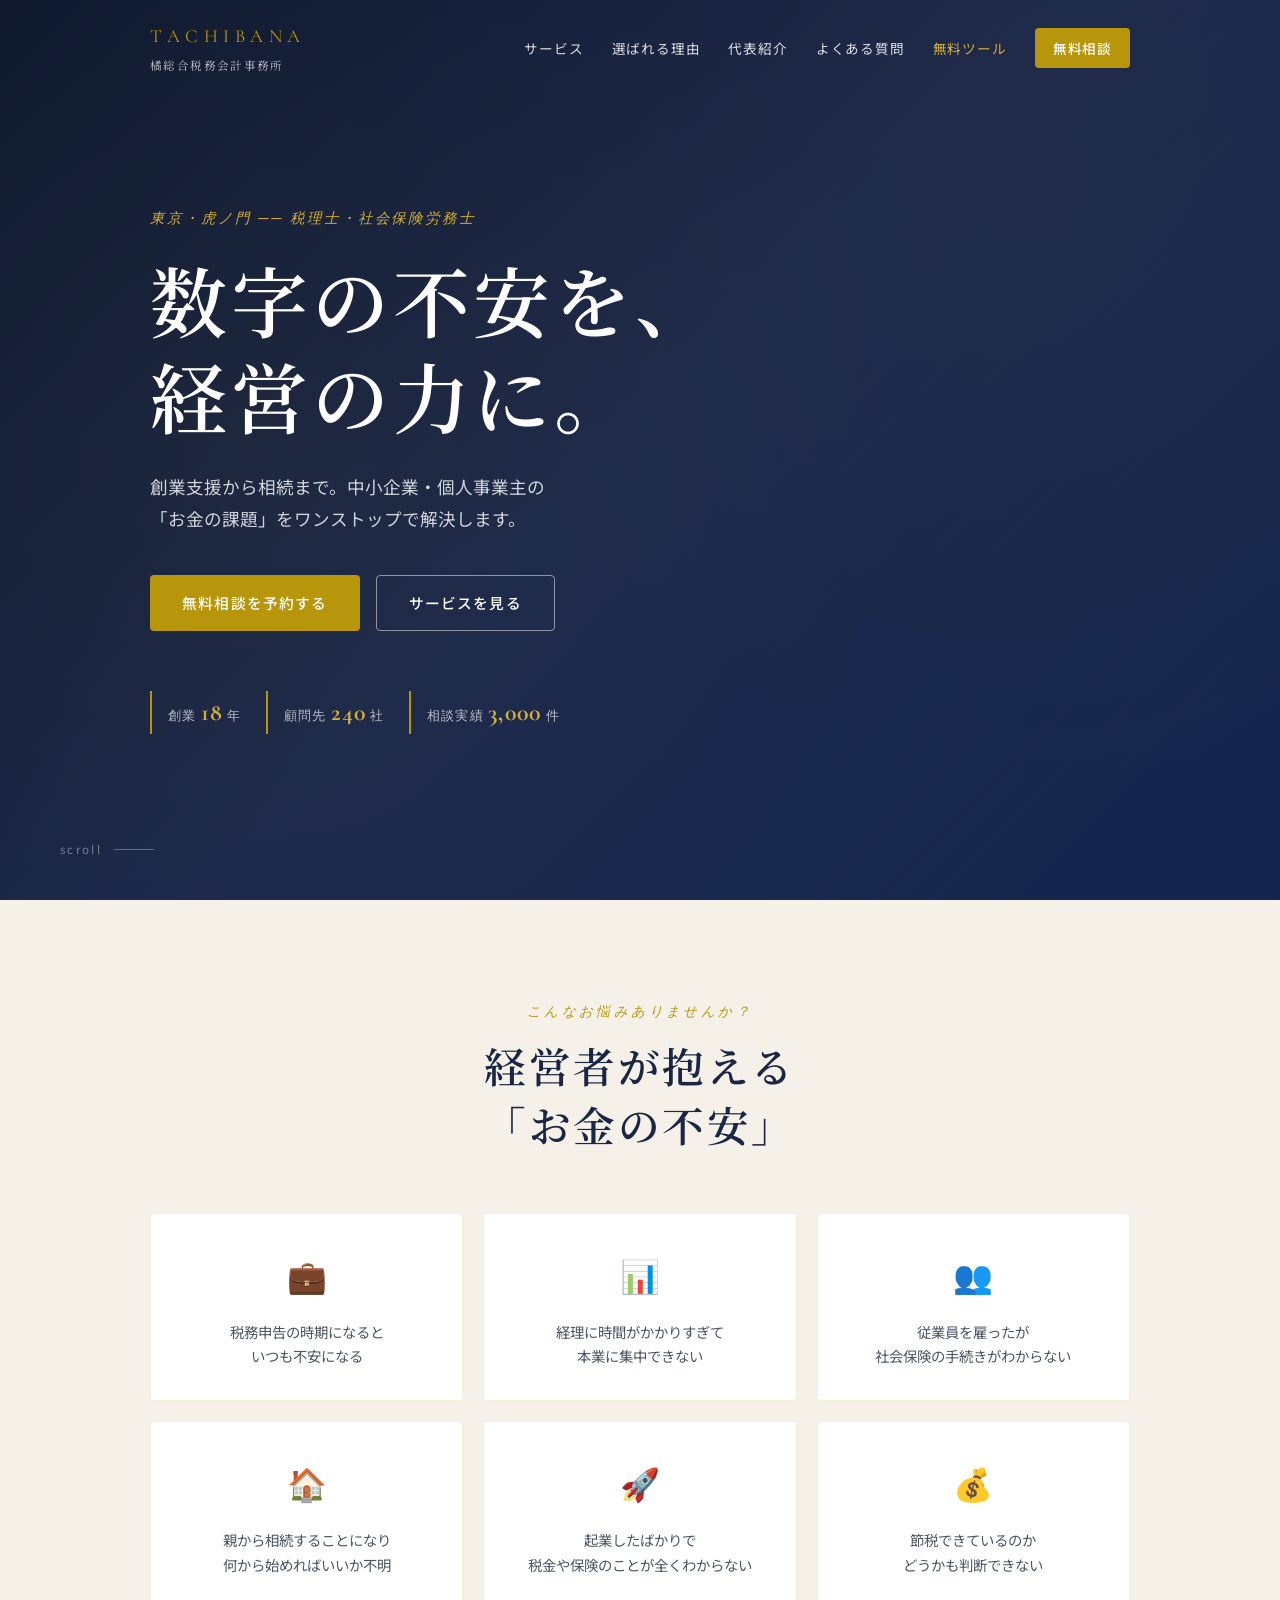
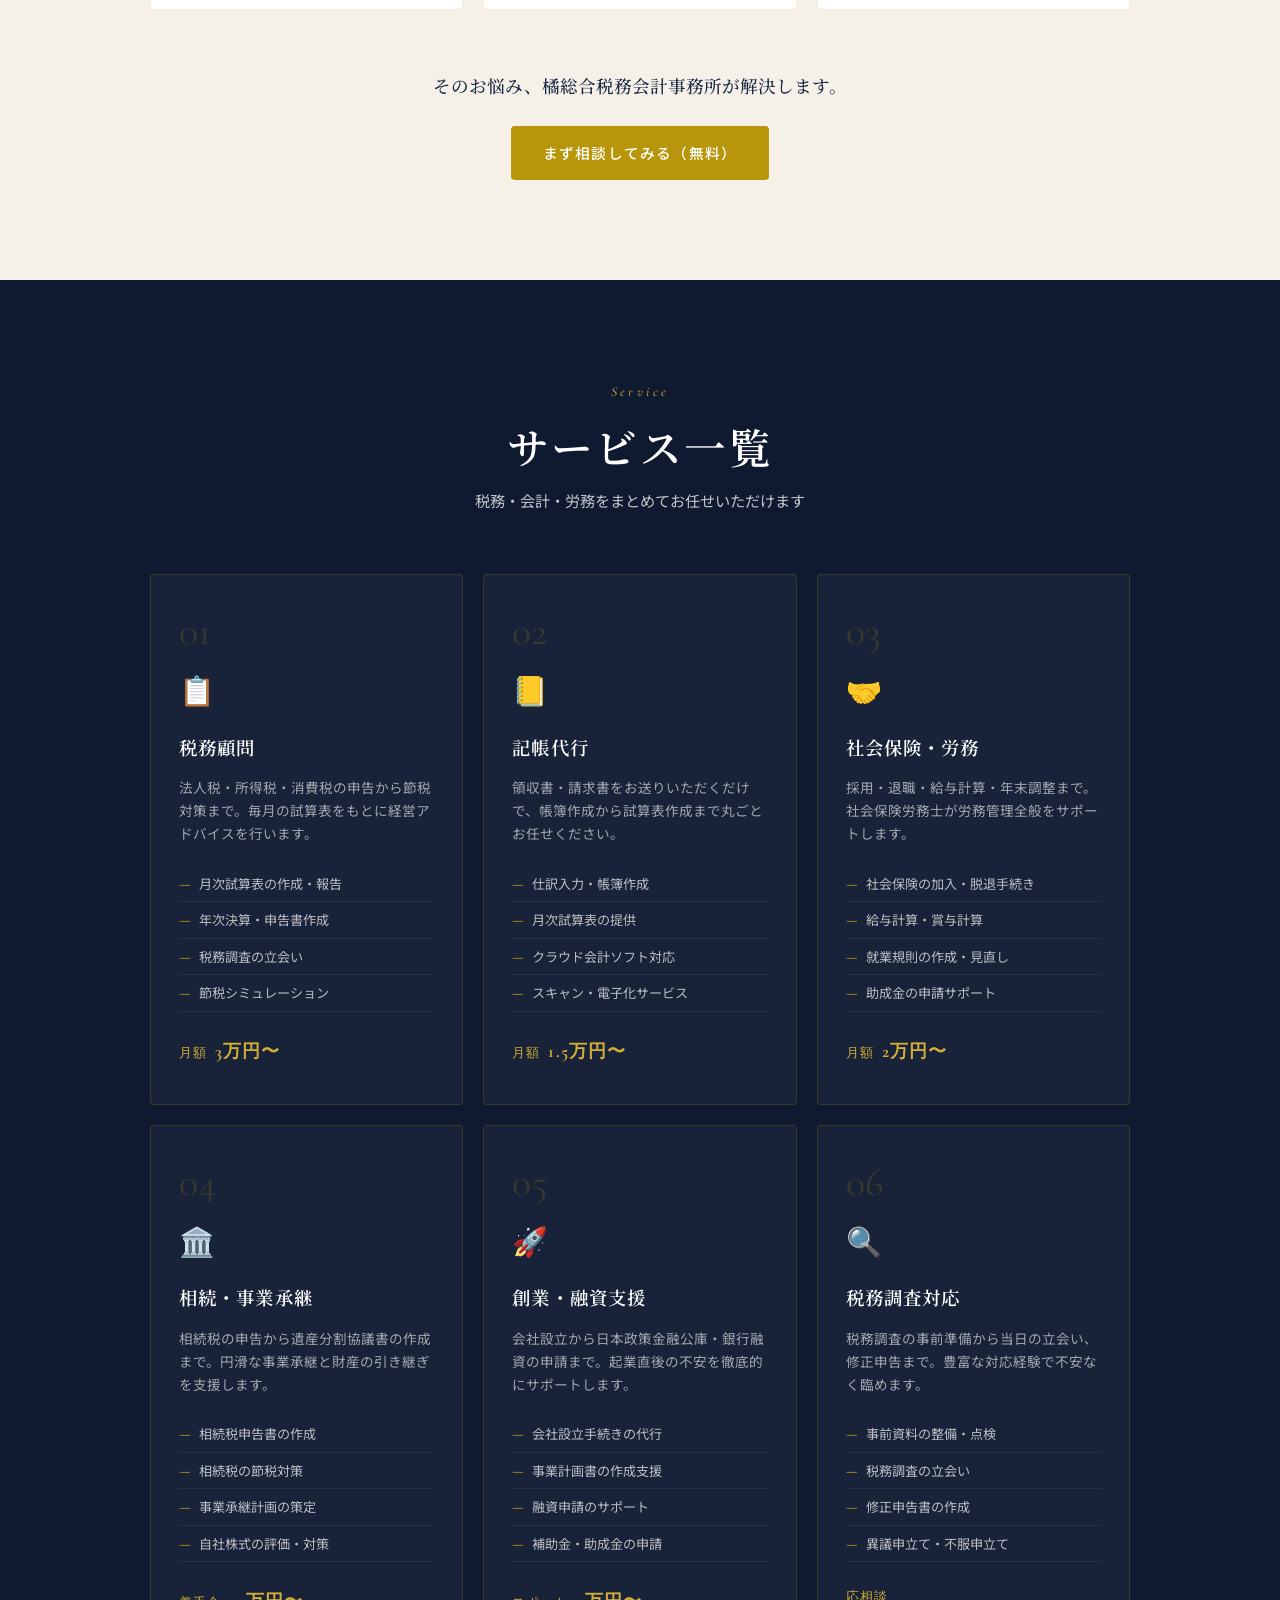
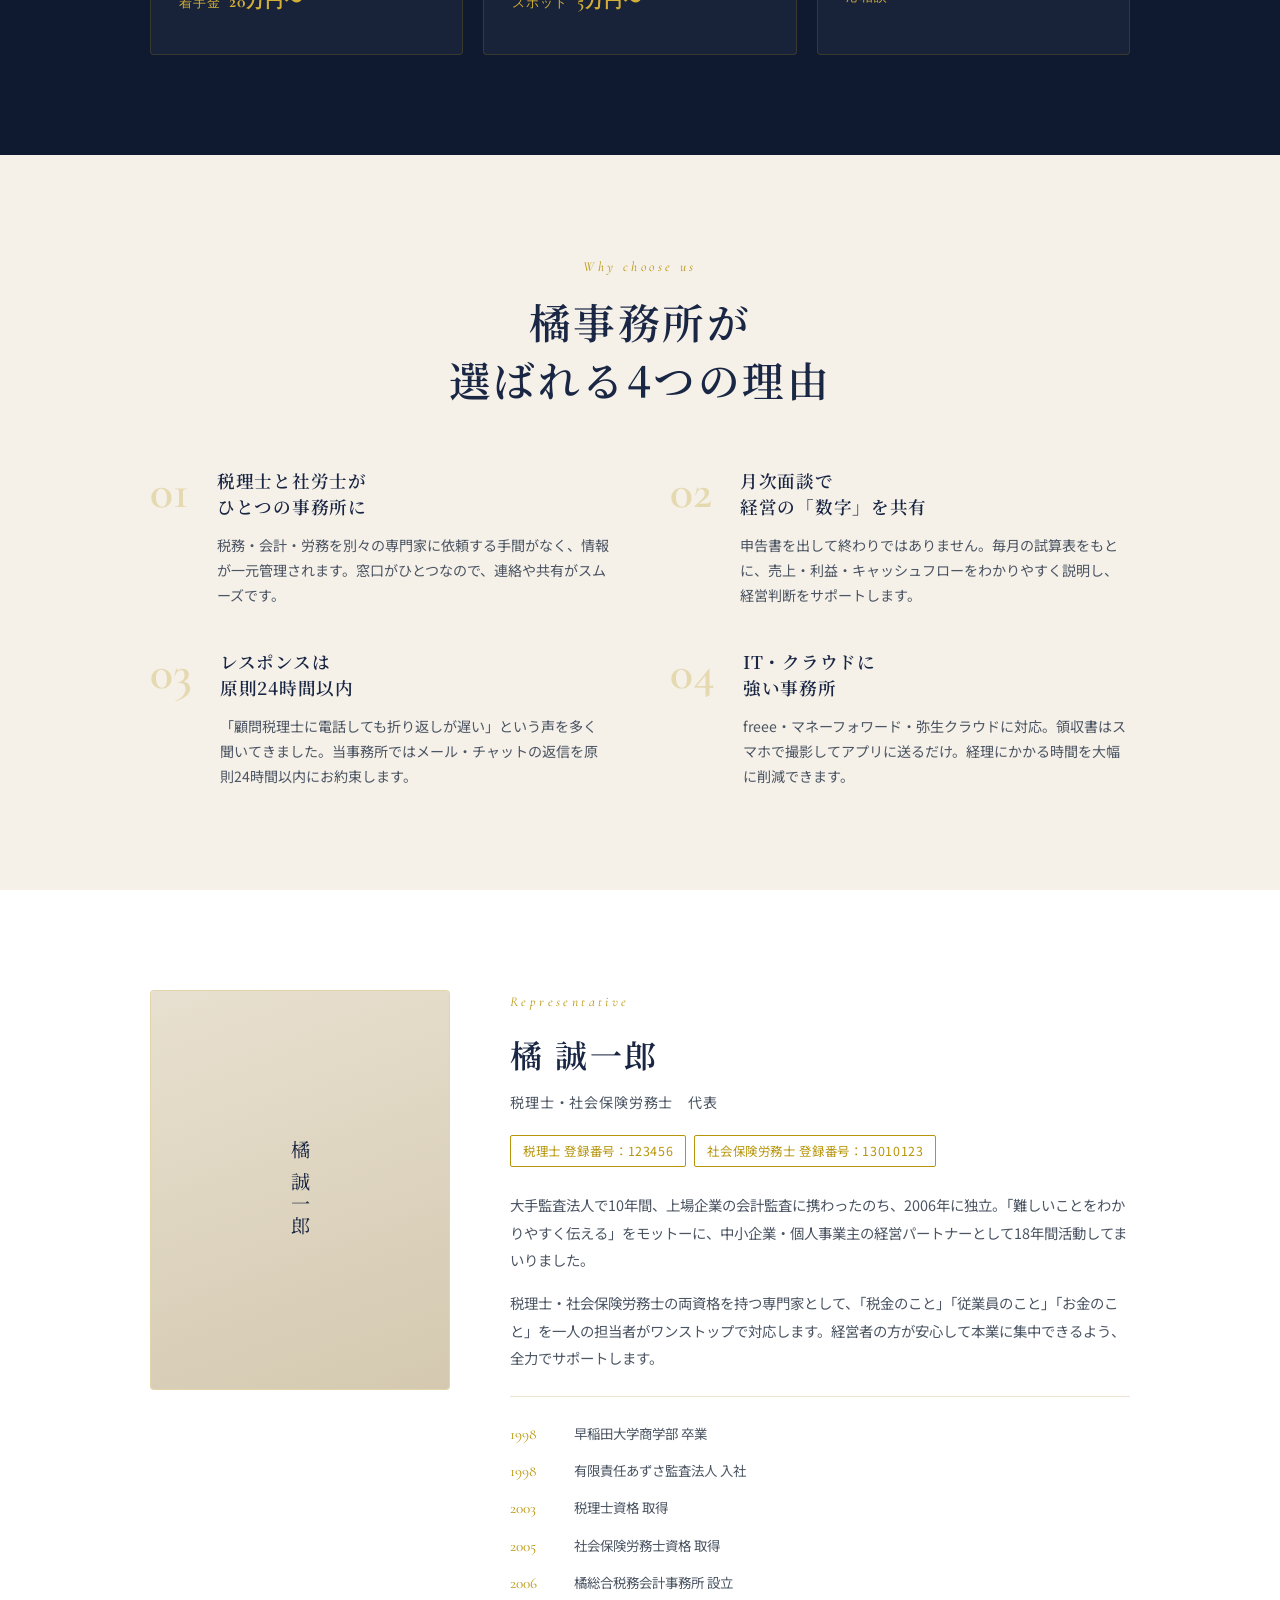
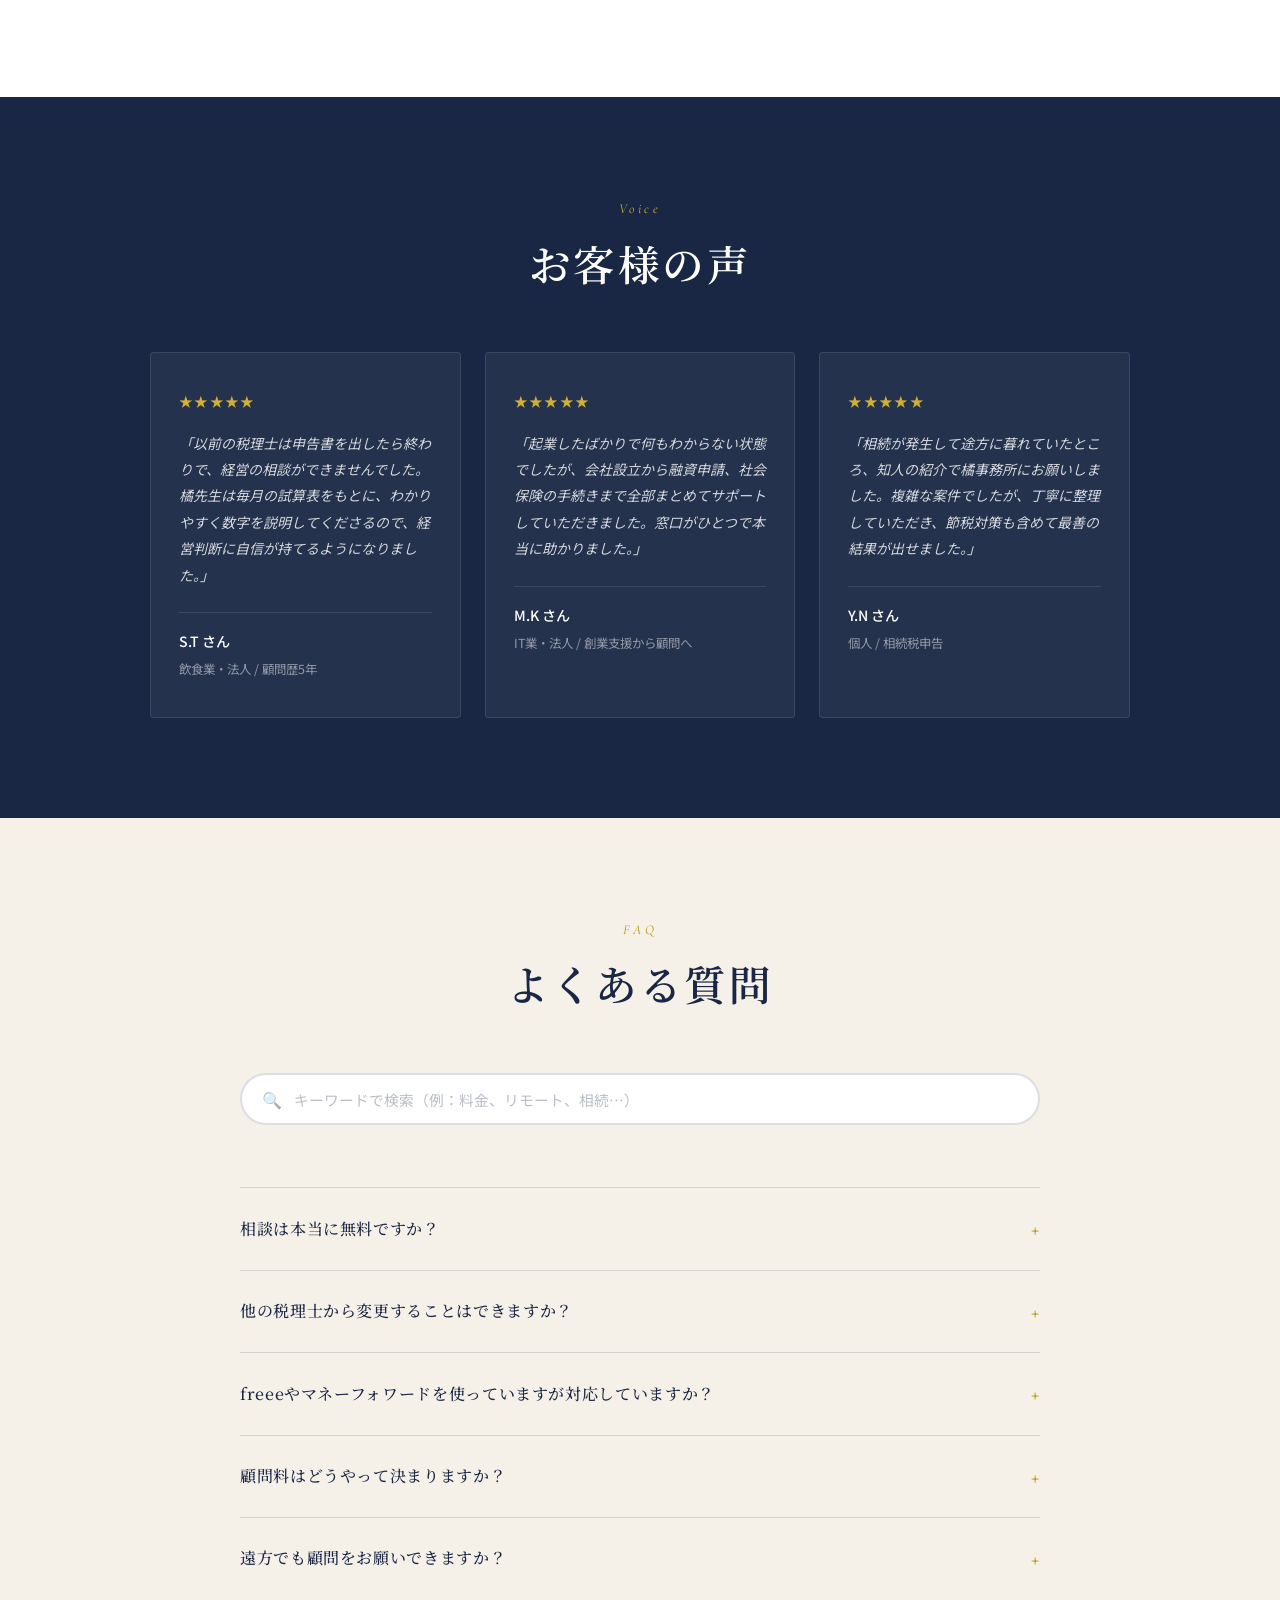
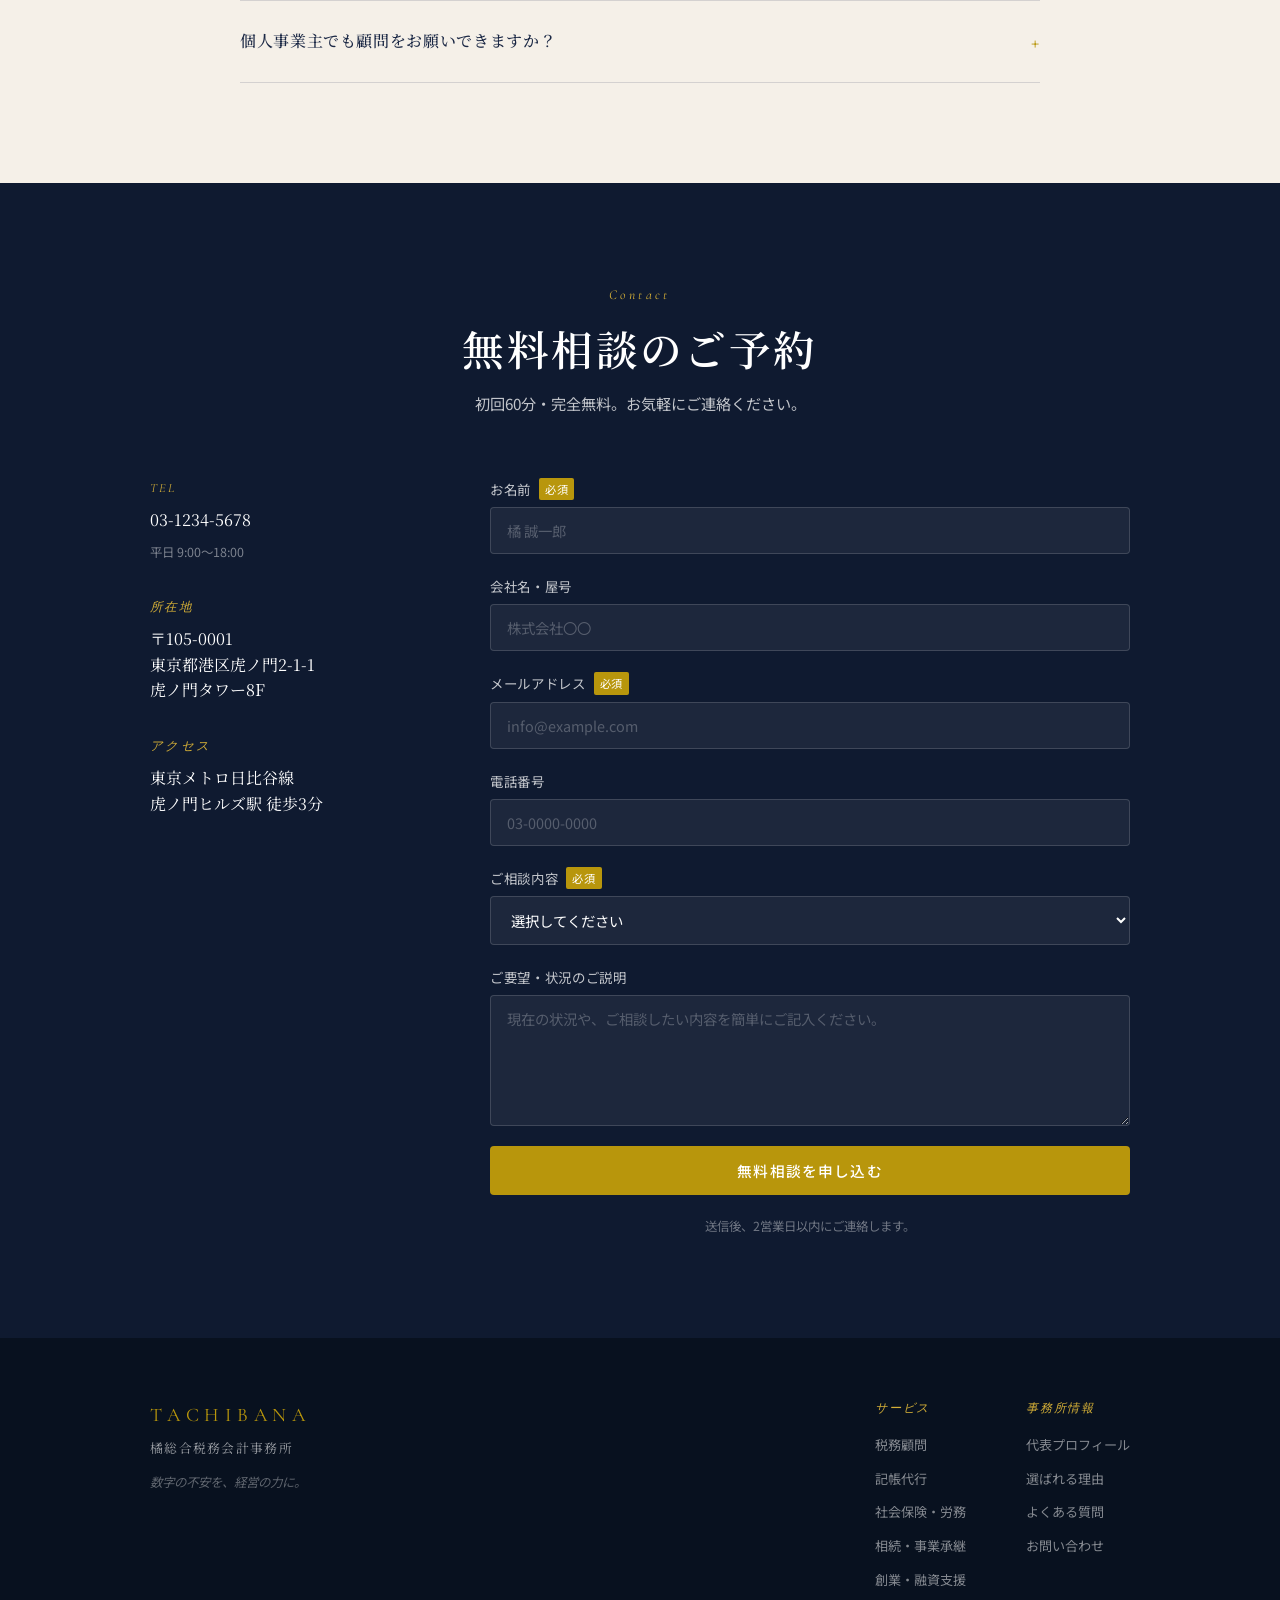
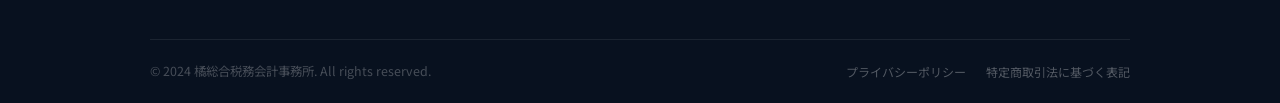
<file: index.html>
<!DOCTYPE html>
<html lang="ja">
<head>
<meta charset="UTF-8">
<meta name="viewport" content="width=device-width, initial-scale=1.0">
<title>橘総合税務会計事務所 | 中小企業・個人事業主の税務顧問</title>
<meta name="description" content="東京・虎ノ門の税理士・社会保険労務士事務所。「数字の不安を、経営の力に。」記帳代行・税務顧問・社労士・相続まで、ワンストップでサポートします。">
<link rel="preconnect" href="https://fonts.googleapis.com">
<link rel="preconnect" href="https://fonts.gstatic.com" crossorigin>
<link href="https://fonts.googleapis.com/css2?family=Noto+Serif+JP:wght@300;400;500;600;700&family=Noto+Sans+JP:wght@300;400;500&family=Cormorant+Garamond:ital,wght@0,400;0,600;1,400&display=swap" rel="stylesheet">
<link rel="stylesheet" href="styles.css">
</head>
<body>

<!-- ========== NAV ========== -->
<header class="nav" id="nav">
  <div class="nav__inner">
    <a href="#" class="nav__logo">
      <span class="nav__logo-en">TACHIBANA</span>
      <span class="nav__logo-jp">橘総合税務会計事務所</span>
    </a>
    <nav class="nav__links">
      <a href="#services">サービス</a>
      <a href="#reasons">選ばれる理由</a>
      <a href="#profile">代表紹介</a>
      <a href="#faq">よくある質問</a>
      <a href="tools.html" style="color:var(--gold-light)">無料ツール</a>
      <a href="#contact" class="nav__cta">無料相談</a>
    </nav>
    <button class="nav__hamburger" id="hamburger" aria-label="メニュー">
      <span></span><span></span><span></span>
    </button>
  </div>
</header>

<!-- Mobile Menu -->
<div class="mobile-menu" id="mobileMenu">
  <a href="#services" class="mobile-menu__link">サービス</a>
  <a href="#reasons" class="mobile-menu__link">選ばれる理由</a>
  <a href="#profile" class="mobile-menu__link">代表紹介</a>
  <a href="#faq" class="mobile-menu__link">よくある質問</a>
  <a href="#contact" class="mobile-menu__link mobile-menu__link--cta">無料相談はこちら</a>
</div>

<!-- ========== HERO ========== -->
<section class="hero">
  <div class="hero__bg">
    <div class="hero__overlay"></div>
  </div>
  <div class="hero__content">
    <p class="hero__kicker">東京・虎ノ門 ── 税理士・社会保険労務士</p>
    <h1 class="hero__title">
      数字の不安を、<br>
      経営の力に。
    </h1>
    <p class="hero__sub">
      創業支援から相続まで。中小企業・個人事業主の<br class="sp-none">
      「お金の課題」をワンストップで解決します。
    </p>
    <div class="hero__actions">
      <a href="#contact" class="btn btn--primary">無料相談を予約する</a>
      <a href="#services" class="btn btn--ghost">サービスを見る</a>
    </div>
    <div class="hero__badges">
      <div class="hero__badge">
        <span class="hero__badge-num">創業<strong>18</strong>年</span>
      </div>
      <div class="hero__badge">
        <span class="hero__badge-num">顧問先<strong>240</strong>社</span>
      </div>
      <div class="hero__badge">
        <span class="hero__badge-num">相談実績<strong>3,000</strong>件</span>
      </div>
    </div>
  </div>
  <div class="hero__scroll">
    <span>scroll</span>
    <div class="hero__scroll-line"></div>
  </div>
</section>

<!-- ========== PAIN POINTS ========== -->
<section class="pain" id="pain">
  <div class="container">
    <div class="section-header">
      <p class="kicker">こんなお悩みありませんか？</p>
      <h2 class="section-title">経営者が抱える<br>「お金の不安」</h2>
    </div>
    <div class="pain__grid">
      <div class="pain__item">
        <div class="pain__icon">💼</div>
        <p>税務申告の時期になると<br>いつも不安になる</p>
      </div>
      <div class="pain__item">
        <div class="pain__icon">📊</div>
        <p>経理に時間がかかりすぎて<br>本業に集中できない</p>
      </div>
      <div class="pain__item">
        <div class="pain__icon">👥</div>
        <p>従業員を雇ったが<br>社会保険の手続きがわからない</p>
      </div>
      <div class="pain__item">
        <div class="pain__icon">🏠</div>
        <p>親から相続することになり<br>何から始めればいいか不明</p>
      </div>
      <div class="pain__item">
        <div class="pain__icon">🚀</div>
        <p>起業したばかりで<br>税金や保険のことが全くわからない</p>
      </div>
      <div class="pain__item">
        <div class="pain__icon">💰</div>
        <p>節税できているのか<br>どうかも判断できない</p>
      </div>
    </div>
    <div class="pain__cta">
      <p class="pain__cta-text">そのお悩み、橘総合税務会計事務所が解決します。</p>
      <a href="#contact" class="btn btn--primary">まず相談してみる（無料）</a>
    </div>
  </div>
</section>

<!-- ========== SERVICES ========== -->
<section class="services" id="services">
  <div class="container">
    <div class="section-header section-header--light">
      <p class="kicker kicker--light">Service</p>
      <h2 class="section-title section-title--light">サービス一覧</h2>
      <p class="section-desc section-desc--light">税務・会計・労務をまとめてお任せいただけます</p>
    </div>
    <div class="services__grid">

      <div class="service-card">
        <div class="service-card__number">01</div>
        <div class="service-card__icon">📋</div>
        <h3 class="service-card__title">税務顧問</h3>
        <p class="service-card__desc">法人税・所得税・消費税の申告から節税対策まで。毎月の試算表をもとに経営アドバイスを行います。</p>
        <ul class="service-card__list">
          <li>月次試算表の作成・報告</li>
          <li>年次決算・申告書作成</li>
          <li>税務調査の立会い</li>
          <li>節税シミュレーション</li>
        </ul>
        <p class="service-card__price">月額 <strong>3万円〜</strong></p>
      </div>

      <div class="service-card">
        <div class="service-card__number">02</div>
        <div class="service-card__icon">📒</div>
        <h3 class="service-card__title">記帳代行</h3>
        <p class="service-card__desc">領収書・請求書をお送りいただくだけで、帳簿作成から試算表作成まで丸ごとお任せください。</p>
        <ul class="service-card__list">
          <li>仕訳入力・帳簿作成</li>
          <li>月次試算表の提供</li>
          <li>クラウド会計ソフト対応</li>
          <li>スキャン・電子化サービス</li>
        </ul>
        <p class="service-card__price">月額 <strong>1.5万円〜</strong></p>
      </div>

      <div class="service-card">
        <div class="service-card__number">03</div>
        <div class="service-card__icon">🤝</div>
        <h3 class="service-card__title">社会保険・労務</h3>
        <p class="service-card__desc">採用・退職・給与計算・年末調整まで。社会保険労務士が労務管理全般をサポートします。</p>
        <ul class="service-card__list">
          <li>社会保険の加入・脱退手続き</li>
          <li>給与計算・賞与計算</li>
          <li>就業規則の作成・見直し</li>
          <li>助成金の申請サポート</li>
        </ul>
        <p class="service-card__price">月額 <strong>2万円〜</strong></p>
      </div>

      <div class="service-card">
        <div class="service-card__number">04</div>
        <div class="service-card__icon">🏛️</div>
        <h3 class="service-card__title">相続・事業承継</h3>
        <p class="service-card__desc">相続税の申告から遺産分割協議書の作成まで。円滑な事業承継と財産の引き継ぎを支援します。</p>
        <ul class="service-card__list">
          <li>相続税申告書の作成</li>
          <li>相続税の節税対策</li>
          <li>事業承継計画の策定</li>
          <li>自社株式の評価・対策</li>
        </ul>
        <p class="service-card__price">着手金 <strong>20万円〜</strong></p>
      </div>

      <div class="service-card">
        <div class="service-card__number">05</div>
        <div class="service-card__icon">🚀</div>
        <h3 class="service-card__title">創業・融資支援</h3>
        <p class="service-card__desc">会社設立から日本政策金融公庫・銀行融資の申請まで。起業直後の不安を徹底的にサポートします。</p>
        <ul class="service-card__list">
          <li>会社設立手続きの代行</li>
          <li>事業計画書の作成支援</li>
          <li>融資申請のサポート</li>
          <li>補助金・助成金の申請</li>
        </ul>
        <p class="service-card__price">スポット <strong>5万円〜</strong></p>
      </div>

      <div class="service-card">
        <div class="service-card__number">06</div>
        <div class="service-card__icon">🔍</div>
        <h3 class="service-card__title">税務調査対応</h3>
        <p class="service-card__desc">税務調査の事前準備から当日の立会い、修正申告まで。豊富な対応経験で不安なく臨めます。</p>
        <ul class="service-card__list">
          <li>事前資料の整備・点検</li>
          <li>税務調査の立会い</li>
          <li>修正申告書の作成</li>
          <li>異議申立て・不服申立て</li>
        </ul>
        <p class="service-card__price">応相談</p>
      </div>

    </div>
  </div>
</section>

<!-- ========== REASONS ========== -->
<section class="reasons" id="reasons">
  <div class="container">
    <div class="section-header">
      <p class="kicker">Why choose us</p>
      <h2 class="section-title">橘事務所が<br>選ばれる4つの理由</h2>
    </div>
    <div class="reasons__grid">

      <div class="reason">
        <div class="reason__num">01</div>
        <div class="reason__body">
          <h3 class="reason__title">税理士と社労士が<br>ひとつの事務所に</h3>
          <p class="reason__desc">税務・会計・労務を別々の専門家に依頼する手間がなく、情報が一元管理されます。窓口がひとつなので、連絡や共有がスムーズです。</p>
        </div>
      </div>

      <div class="reason">
        <div class="reason__num">02</div>
        <div class="reason__body">
          <h3 class="reason__title">月次面談で<br>経営の「数字」を共有</h3>
          <p class="reason__desc">申告書を出して終わりではありません。毎月の試算表をもとに、売上・利益・キャッシュフローをわかりやすく説明し、経営判断をサポートします。</p>
        </div>
      </div>

      <div class="reason">
        <div class="reason__num">03</div>
        <div class="reason__body">
          <h3 class="reason__title">レスポンスは<br>原則24時間以内</h3>
          <p class="reason__desc">「顧問税理士に電話しても折り返しが遅い」という声を多く聞いてきました。当事務所ではメール・チャットの返信を原則24時間以内にお約束します。</p>
        </div>
      </div>

      <div class="reason">
        <div class="reason__num">04</div>
        <div class="reason__body">
          <h3 class="reason__title">IT・クラウドに<br>強い事務所</h3>
          <p class="reason__desc">freee・マネーフォワード・弥生クラウドに対応。領収書はスマホで撮影してアプリに送るだけ。経理にかかる時間を大幅に削減できます。</p>
        </div>
      </div>

    </div>
  </div>
</section>

<!-- ========== PROFILE ========== -->
<section class="profile" id="profile">
  <div class="container">
    <div class="profile__inner">
      <div class="profile__photo">
        <div class="profile__photo-frame">
          <div class="profile__photo-placeholder">
            <span>橘 誠一郎</span>
          </div>
        </div>
      </div>
      <div class="profile__body">
        <p class="kicker">Representative</p>
        <h2 class="profile__name">橘 誠一郎</h2>
        <p class="profile__title">税理士・社会保険労務士　代表</p>
        <div class="profile__licenses">
          <span class="badge">税理士 登録番号：123456</span>
          <span class="badge">社会保険労務士 登録番号：13010123</span>
        </div>
        <p class="profile__text">
          大手監査法人で10年間、上場企業の会計監査に携わったのち、2006年に独立。「難しいことをわかりやすく伝える」をモットーに、中小企業・個人事業主の経営パートナーとして18年間活動してまいりました。
        </p>
        <p class="profile__text">
          税理士・社会保険労務士の両資格を持つ専門家として、「税金のこと」「従業員のこと」「お金のこと」を一人の担当者がワンストップで対応します。経営者の方が安心して本業に集中できるよう、全力でサポートします。
        </p>
        <div class="profile__career">
          <div class="profile__career-item">
            <span class="profile__career-year">1998</span>
            <span class="profile__career-desc">早稲田大学商学部 卒業</span>
          </div>
          <div class="profile__career-item">
            <span class="profile__career-year">1998</span>
            <span class="profile__career-desc">有限責任あずさ監査法人 入社</span>
          </div>
          <div class="profile__career-item">
            <span class="profile__career-year">2003</span>
            <span class="profile__career-desc">税理士資格 取得</span>
          </div>
          <div class="profile__career-item">
            <span class="profile__career-year">2005</span>
            <span class="profile__career-desc">社会保険労務士資格 取得</span>
          </div>
          <div class="profile__career-item">
            <span class="profile__career-year">2006</span>
            <span class="profile__career-desc">橘総合税務会計事務所 設立</span>
          </div>
        </div>
      </div>
    </div>
  </div>
</section>

<!-- ========== TESTIMONIALS ========== -->
<section class="testimonials" id="testimonials">
  <div class="container">
    <div class="section-header section-header--light">
      <p class="kicker kicker--light">Voice</p>
      <h2 class="section-title section-title--light">お客様の声</h2>
    </div>
    <div class="testimonials__grid">

      <div class="testimonial">
        <div class="testimonial__stars">★★★★★</div>
        <p class="testimonial__text">「以前の税理士は申告書を出したら終わりで、経営の相談ができませんでした。橘先生は毎月の試算表をもとに、わかりやすく数字を説明してくださるので、経営判断に自信が持てるようになりました。」</p>
        <div class="testimonial__author">
          <span class="testimonial__name">S.T さん</span>
          <span class="testimonial__role">飲食業・法人 / 顧問歴5年</span>
        </div>
      </div>

      <div class="testimonial">
        <div class="testimonial__stars">★★★★★</div>
        <p class="testimonial__text">「起業したばかりで何もわからない状態でしたが、会社設立から融資申請、社会保険の手続きまで全部まとめてサポートしていただきました。窓口がひとつで本当に助かりました。」</p>
        <div class="testimonial__author">
          <span class="testimonial__name">M.K さん</span>
          <span class="testimonial__role">IT業・法人 / 創業支援から顧問へ</span>
        </div>
      </div>

      <div class="testimonial">
        <div class="testimonial__stars">★★★★★</div>
        <p class="testimonial__text">「相続が発生して途方に暮れていたところ、知人の紹介で橘事務所にお願いしました。複雑な案件でしたが、丁寧に整理していただき、節税対策も含めて最善の結果が出せました。」</p>
        <div class="testimonial__author">
          <span class="testimonial__name">Y.N さん</span>
          <span class="testimonial__role">個人 / 相続税申告</span>
        </div>
      </div>

    </div>
  </div>
</section>

<!-- ========== FAQ ========== -->
<section class="faq" id="faq">
  <div class="container">
    <div class="section-header">
      <p class="kicker">FAQ</p>
      <h2 class="section-title">よくある質問</h2>
    </div>
    <!-- FAQ 検索 -->
    <div class="faq__search-wrap">
      <div class="faq__search-box">
        <span class="faq__search-icon">🔍</span>
        <input
          type="text"
          id="faqSearch"
          class="faq__search-input"
          placeholder="キーワードで検索（例：料金、リモート、相続…）"
          autocomplete="off"
        >
        <button class="faq__search-clear" id="faqClear" aria-label="クリア">✕</button>
      </div>
      <p class="faq__search-hint" id="faqHint"></p>
    </div>

    <div class="faq__list" id="faqList">

      <details class="faq__item">
        <summary class="faq__question">相談は本当に無料ですか？</summary>
        <div class="faq__answer">
          <p>はい、初回のご相談（60分程度）は完全無料です。現在の状況をお伺いし、最適なサポート内容をご提案します。ご契約前のご相談ですので、お気軽にどうぞ。</p>
        </div>
      </details>

      <details class="faq__item">
        <summary class="faq__question">他の税理士から変更することはできますか？</summary>
        <div class="faq__answer">
          <p>もちろん可能です。現在の税理士との契約期間などを確認しながら、スムーズに切り替えができるよう引き継ぎをサポートします。多くの方が顧問変更でご相談にいらっしゃいます。</p>
        </div>
      </details>

      <details class="faq__item">
        <summary class="faq__question">freeeやマネーフォワードを使っていますが対応していますか？</summary>
        <div class="faq__answer">
          <p>はい、freee・マネーフォワードクラウド・弥生クラウドのいずれにも対応しています。既にお使いの方はそのまま継続、まだお使いでない方にはどのソフトが合っているかご提案します。</p>
        </div>
      </details>

      <details class="faq__item">
        <summary class="faq__question">顧問料はどうやって決まりますか？</summary>
        <div class="faq__answer">
          <p>売上規模・従業員数・依頼内容によって異なります。初回相談時に詳しくヒアリングし、必要なサービスに応じた最適なプランをご提案します。まず相談いただいてから料金をお伝えしますのでご安心ください。</p>
        </div>
      </details>

      <details class="faq__item">
        <summary class="faq__question">遠方でも顧問をお願いできますか？</summary>
        <div class="faq__answer">
          <p>はい、全国対応しております。月次面談はZoomなどのオンラインで実施しており、書類のやり取りはクラウドやPDFで行います。地方在住のお客様も多くご契約いただいています。</p>
        </div>
      </details>

      <details class="faq__item">
        <summary class="faq__question">個人事業主でも顧問をお願いできますか？</summary>
        <div class="faq__answer">
          <p>もちろんです。個人事業主の確定申告・節税対策から、法人化のご相談まで対応しています。「まだ規模が小さいから…」とご遠慮なく、お気軽にご相談ください。</p>
        </div>
      </details>

    </div>
  </div>
</section>

<!-- ========== CONTACT ========== -->
<section class="contact" id="contact">
  <div class="container">
    <div class="section-header section-header--light">
      <p class="kicker kicker--light">Contact</p>
      <h2 class="section-title section-title--light">無料相談のご予約</h2>
      <p class="section-desc section-desc--light">初回60分・完全無料。お気軽にご連絡ください。</p>
    </div>

    <div class="contact__inner">
      <div class="contact__info">
        <div class="contact__info-item">
          <span class="contact__info-label">TEL</span>
          <a href="tel:0312345678" class="contact__info-value">03-1234-5678</a>
          <span class="contact__info-note">平日 9:00〜18:00</span>
        </div>
        <div class="contact__info-item">
          <span class="contact__info-label">所在地</span>
          <span class="contact__info-value">〒105-0001<br>東京都港区虎ノ門2-1-1<br>虎ノ門タワー8F</span>
        </div>
        <div class="contact__info-item">
          <span class="contact__info-label">アクセス</span>
          <span class="contact__info-value">東京メトロ日比谷線<br>虎ノ門ヒルズ駅 徒歩3分</span>
        </div>
      </div>

      <form class="contact__form" id="contactForm">
        <div class="form-group">
          <label class="form-label" for="name">お名前 <span class="required">必須</span></label>
          <input class="form-input" type="text" id="name" name="name" placeholder="橘 誠一郎" required>
        </div>
        <div class="form-group">
          <label class="form-label" for="company">会社名・屋号</label>
          <input class="form-input" type="text" id="company" name="company" placeholder="株式会社〇〇">
        </div>
        <div class="form-group">
          <label class="form-label" for="email">メールアドレス <span class="required">必須</span></label>
          <input class="form-input" type="email" id="email" name="email" placeholder="info@example.com" required>
        </div>
        <div class="form-group">
          <label class="form-label" for="tel">電話番号</label>
          <input class="form-input" type="tel" id="tel" name="tel" placeholder="03-0000-0000">
        </div>
        <div class="form-group">
          <label class="form-label" for="service">ご相談内容 <span class="required">必須</span></label>
          <select class="form-select" id="service" name="service" required>
            <option value="">選択してください</option>
            <option value="tax">税務顧問・記帳代行</option>
            <option value="labor">社会保険・労務</option>
            <option value="inheritance">相続・事業承継</option>
            <option value="startup">創業・融資支援</option>
            <option value="other">その他</option>
          </select>
        </div>
        <div class="form-group">
          <label class="form-label" for="message">ご要望・状況のご説明</label>
          <textarea class="form-textarea" id="message" name="message" placeholder="現在の状況や、ご相談したい内容を簡単にご記入ください。" rows="5"></textarea>
        </div>
        <button type="submit" class="btn btn--primary btn--full">無料相談を申し込む</button>
        <p class="form-note">送信後、2営業日以内にご連絡します。</p>
      </form>
    </div>
  </div>
</section>

<!-- ========== FOOTER ========== -->
<footer class="footer">
  <div class="container">
    <div class="footer__inner">
      <div class="footer__brand">
        <p class="footer__logo-en">TACHIBANA</p>
        <p class="footer__logo-jp">橘総合税務会計事務所</p>
        <p class="footer__tagline">数字の不安を、経営の力に。</p>
      </div>
      <div class="footer__links">
        <div class="footer__col">
          <p class="footer__col-title">サービス</p>
          <a href="#services">税務顧問</a>
          <a href="#services">記帳代行</a>
          <a href="#services">社会保険・労務</a>
          <a href="#services">相続・事業承継</a>
          <a href="#services">創業・融資支援</a>
        </div>
        <div class="footer__col">
          <p class="footer__col-title">事務所情報</p>
          <a href="#profile">代表プロフィール</a>
          <a href="#reasons">選ばれる理由</a>
          <a href="#faq">よくある質問</a>
          <a href="#contact">お問い合わせ</a>
        </div>
      </div>
    </div>
    <div class="footer__bottom">
      <p>&copy; 2024 橘総合税務会計事務所. All rights reserved.</p>
      <div class="footer__legal">
        <a href="#">プライバシーポリシー</a>
        <a href="#">特定商取引法に基づく表記</a>
      </div>
    </div>
  </div>
</footer>

<script>
// Scroll: nav shrink
const nav = document.getElementById('nav');
window.addEventListener('scroll', () => {
  nav.classList.toggle('nav--scrolled', window.scrollY > 60);
});

// Hamburger
const hamburger = document.getElementById('hamburger');
const mobileMenu = document.getElementById('mobileMenu');
hamburger.addEventListener('click', () => {
  hamburger.classList.toggle('open');
  mobileMenu.classList.toggle('open');
});
mobileMenu.querySelectorAll('a').forEach(a => {
  a.addEventListener('click', () => {
    hamburger.classList.remove('open');
    mobileMenu.classList.remove('open');
  });
});

// Smooth scroll
document.querySelectorAll('a[href^="#"]').forEach(a => {
  a.addEventListener('click', e => {
    const target = document.querySelector(a.getAttribute('href'));
    if (target) {
      e.preventDefault();
      target.scrollIntoView({ behavior: 'smooth', block: 'start' });
    }
  });
});

// FAQ accordion
document.querySelectorAll('.faq__item').forEach(item => {
  item.addEventListener('toggle', () => {
    if (item.open) {
      document.querySelectorAll('.faq__item').forEach(other => {
        if (other !== item) other.removeAttribute('open');
      });
    }
  });
});

// Scroll reveal
const revealEls = document.querySelectorAll('.service-card, .reason, .testimonial, .faq__item, .pain__item');
const observer = new IntersectionObserver((entries) => {
  entries.forEach(e => {
    if (e.isIntersecting) {
      e.target.classList.add('revealed');
      observer.unobserve(e.target);
    }
  });
}, { threshold: 0.1 });
revealEls.forEach(el => observer.observe(el));

// ===== FAQ 検索 =====
(function() {
  const input = document.getElementById('faqSearch');
  const clearBtn = document.getElementById('faqClear');
  const hint = document.getElementById('faqHint');
  const items = document.querySelectorAll('#faqList .faq__item');

  // 各アイテムの元テキストを保存
  items.forEach(item => {
    const q = item.querySelector('.faq__question');
    const a = item.querySelector('.faq__answer p');
    item.dataset.origQ = q.textContent;
    item.dataset.origA = a ? a.textContent : '';
  });

  function highlight(text, keyword) {
    if (!keyword) return text;
    const escaped = keyword.replace(/[.*+?^${}()|[\]\\]/g, '\\$&');
    return text.replace(new RegExp(`(${escaped})`, 'gi'), '<mark>$1</mark>');
  }

  function search(keyword) {
    const kw = keyword.trim();
    let matchCount = 0;

    items.forEach(item => {
      const q = item.querySelector('.faq__question');
      const a = item.querySelector('.faq__answer p');
      const origQ = item.dataset.origQ;
      const origA = item.dataset.origA;

      if (!kw) {
        // 検索なし：元のテキストに戻して全表示
        q.textContent = origQ;
        if (a) a.textContent = origA;
        item.classList.remove('hidden');
        item.removeAttribute('open');
        matchCount++;
      } else {
        const matchQ = origQ.toLowerCase().includes(kw.toLowerCase());
        const matchA = origA.toLowerCase().includes(kw.toLowerCase());

        if (matchQ || matchA) {
          item.classList.remove('hidden');
          item.setAttribute('open', ''); // 検索中は展開
          q.innerHTML = highlight(origQ, kw);
          if (a) a.innerHTML = highlight(origA, kw);
          matchCount++;
        } else {
          item.classList.add('hidden');
          q.textContent = origQ;
          if (a) a.textContent = origA;
        }
      }
    });

    // ヒント表示
    if (!kw) {
      hint.textContent = '';
    } else if (matchCount === 0) {
      hint.textContent = `「${kw}」に一致する質問はありませんでした。お気軽にお問い合わせください。`;
      hint.style.color = '#dc2626';
    } else {
      hint.textContent = `${matchCount}件の質問が見つかりました`;
      hint.style.color = 'var(--text-light)';
    }

    // クリアボタン表示切替
    clearBtn.classList.toggle('visible', kw.length > 0);
  }

  input.addEventListener('input', () => search(input.value));

  clearBtn.addEventListener('click', () => {
    input.value = '';
    search('');
    input.focus();
  });
})();

// Form submit
document.getElementById('contactForm').addEventListener('submit', e => {
  e.preventDefault();
  const btn = e.target.querySelector('button[type="submit"]');
  btn.textContent = '送信しました ✓';
  btn.disabled = true;
  btn.style.background = '#2d6a4f';
});
</script>

</body>
</html>
</file>
<file: styles.css>
/* ===========================
   TACHIBANA TAX OFFICE
   styles.css
=========================== */

:root {
  --navy: #1A2744;
  --navy-deep: #0F1A30;
  --navy-mid: #253460;
  --gold: #B8960C;
  --gold-light: #D4AF37;
  --cream: #F5F0E8;
  --cream-dark: #EDE5D2;
  --white: #FFFFFF;
  --gray: #6B7280;
  --gray-light: #F3F4F6;
  --text: #1C1C1C;
  --text-light: #4B5563;

  --serif: 'Noto Serif JP', serif;
  --sans: 'Noto Sans JP', sans-serif;
  --en: 'Cormorant Garamond', serif;

  --max-w: 1100px;
  --px: clamp(20px, 5vw, 60px);
  --radius: 4px;

  --ease: cubic-bezier(0.25, 0.1, 0.25, 1);
}

*, *::before, *::after { box-sizing: border-box; margin: 0; padding: 0; }

html { scroll-behavior: smooth; }

body {
  font-family: var(--sans);
  color: var(--text);
  background: var(--white);
  line-height: 1.8;
  -webkit-font-smoothing: antialiased;
}

img { max-width: 100%; display: block; }
a { color: inherit; text-decoration: none; }

.container {
  max-width: var(--max-w);
  margin: 0 auto;
  padding: 0 var(--px);
}

/* ── Buttons ── */
.btn {
  display: inline-flex;
  align-items: center;
  justify-content: center;
  padding: 14px 32px;
  font-family: var(--sans);
  font-size: 0.92rem;
  font-weight: 500;
  letter-spacing: 0.08em;
  border-radius: var(--radius);
  transition: all 0.25s var(--ease);
  cursor: pointer;
  border: none;
}
.btn--primary {
  background: var(--gold);
  color: var(--white);
}
.btn--primary:hover { background: var(--gold-light); transform: translateY(-2px); box-shadow: 0 8px 24px rgba(184,150,12,0.3); }
.btn--ghost {
  background: transparent;
  color: var(--white);
  border: 1px solid rgba(255,255,255,0.5);
}
.btn--ghost:hover { background: rgba(255,255,255,0.1); }
.btn--full { width: 100%; }

/* ── Kicker ── */
.kicker {
  font-family: var(--en);
  font-style: italic;
  font-size: 0.85rem;
  letter-spacing: 0.25em;
  color: var(--gold);
  margin-bottom: 12px;
  display: block;
}
.kicker--light { color: var(--gold-light); }

/* ── Section headers ── */
.section-header {
  text-align: center;
  margin-bottom: 60px;
}
.section-title {
  font-family: var(--serif);
  font-size: clamp(1.8rem, 3.5vw, 2.6rem);
  font-weight: 600;
  letter-spacing: 0.06em;
  color: var(--navy);
  line-height: 1.4;
}
.section-title--light { color: var(--white); }
.section-desc { font-size: 0.95rem; color: var(--text-light); margin-top: 12px; }
.section-desc--light { color: rgba(255,255,255,0.75); }

/* ── Badge ── */
.badge {
  display: inline-block;
  font-size: 0.78rem;
  padding: 4px 12px;
  border: 1px solid var(--gold);
  color: var(--gold);
  border-radius: 2px;
  letter-spacing: 0.05em;
  margin: 4px 4px 0 0;
}

/* ── Reveal animation ── */
.service-card, .reason, .testimonial, .faq__item, .pain__item {
  opacity: 0;
  transform: translateY(20px);
  transition: opacity 0.6s var(--ease), transform 0.6s var(--ease);
}
.service-card.revealed, .reason.revealed, .testimonial.revealed,
.faq__item.revealed, .pain__item.revealed {
  opacity: 1;
  transform: translateY(0);
}

/* ===========================
   NAV
=========================== */
.nav {
  position: fixed;
  top: 0; left: 0; right: 0;
  z-index: 100;
  padding: 20px 0;
  transition: all 0.3s var(--ease);
}
.nav--scrolled {
  background: rgba(15, 26, 48, 0.97);
  backdrop-filter: blur(12px);
  padding: 12px 0;
  box-shadow: 0 2px 20px rgba(0,0,0,0.2);
}
.nav__inner {
  max-width: var(--max-w);
  margin: 0 auto;
  padding: 0 var(--px);
  display: flex;
  align-items: center;
  justify-content: space-between;
  gap: 20px;
}
.nav__logo { display: flex; flex-direction: column; gap: 2px; }
.nav__logo-en {
  font-family: var(--en);
  font-size: 1.15rem;
  letter-spacing: 0.3em;
  color: var(--gold);
}
.nav__logo-jp {
  font-family: var(--serif);
  font-size: 0.72rem;
  letter-spacing: 0.12em;
  color: rgba(255,255,255,0.75);
}
.nav__links {
  display: flex;
  align-items: center;
  gap: 28px;
}
.nav__links a {
  font-size: 0.85rem;
  letter-spacing: 0.06em;
  color: rgba(255,255,255,0.85);
  transition: color 0.2s;
}
.nav__links a:hover { color: var(--gold-light); }
.nav__cta {
  background: var(--gold) !important;
  color: var(--white) !important;
  padding: 8px 18px;
  border-radius: var(--radius);
  font-weight: 500;
}
.nav__cta:hover { background: var(--gold-light) !important; }

.nav__hamburger {
  display: none;
  flex-direction: column;
  gap: 5px;
  background: none;
  border: none;
  cursor: pointer;
  padding: 4px;
}
.nav__hamburger span {
  display: block;
  width: 24px;
  height: 2px;
  background: var(--white);
  transition: all 0.3s;
}
.nav__hamburger.open span:nth-child(1) { transform: translateY(7px) rotate(45deg); }
.nav__hamburger.open span:nth-child(2) { opacity: 0; }
.nav__hamburger.open span:nth-child(3) { transform: translateY(-7px) rotate(-45deg); }

/* Mobile Menu */
.mobile-menu {
  position: fixed;
  top: 0; right: -100%;
  width: min(320px, 85vw);
  height: 100vh;
  background: var(--navy-deep);
  z-index: 99;
  padding: 100px 40px 40px;
  display: flex;
  flex-direction: column;
  gap: 24px;
  transition: right 0.35s var(--ease);
}
.mobile-menu.open { right: 0; }
.mobile-menu__link {
  font-family: var(--serif);
  font-size: 1rem;
  color: rgba(255,255,255,0.85);
  letter-spacing: 0.1em;
  padding-bottom: 16px;
  border-bottom: 1px solid rgba(255,255,255,0.1);
}
.mobile-menu__link--cta {
  margin-top: 12px;
  background: var(--gold);
  color: var(--white) !important;
  text-align: center;
  padding: 14px;
  border-radius: var(--radius);
  border: none;
}

/* ===========================
   HERO
=========================== */
.hero {
  position: relative;
  min-height: 100vh;
  display: flex;
  align-items: center;
  overflow: hidden;
}
.hero__bg {
  position: absolute;
  inset: 0;
  background:
    linear-gradient(135deg, var(--navy-deep) 0%, var(--navy-mid) 50%, #1A3060 100%);
}
.hero__bg::before {
  content: '';
  position: absolute;
  inset: 0;
  background-image:
    radial-gradient(circle at 20% 50%, rgba(184,150,12,0.08) 0%, transparent 60%),
    radial-gradient(circle at 80% 20%, rgba(184,150,12,0.06) 0%, transparent 50%);
}
.hero__overlay {
  position: absolute;
  inset: 0;
  background: rgba(10, 18, 40, 0.35);
}
/* decorative lines */
.hero__bg::after {
  content: '';
  position: absolute;
  top: 0; right: 0;
  width: 40%;
  height: 100%;
  background: repeating-linear-gradient(
    -45deg,
    transparent,
    transparent 40px,
    rgba(184,150,12,0.03) 40px,
    rgba(184,150,12,0.03) 41px
  );
}

.hero__content {
  position: relative;
  z-index: 2;
  max-width: var(--max-w);
  margin: 0 auto;
  padding: 120px var(--px) 80px;
  width: 100%;
}
.hero__kicker {
  font-family: var(--en);
  font-style: italic;
  font-size: 0.9rem;
  letter-spacing: 0.2em;
  color: var(--gold-light);
  margin-bottom: 20px;
}
.hero__title {
  font-family: var(--serif);
  font-size: clamp(2.8rem, 6vw, 5rem);
  font-weight: 600;
  color: var(--white);
  line-height: 1.25;
  letter-spacing: 0.05em;
  margin-bottom: 28px;
}
.hero__sub {
  font-size: clamp(0.95rem, 1.8vw, 1.1rem);
  color: rgba(255,255,255,0.8);
  line-height: 1.8;
  margin-bottom: 40px;
  max-width: 560px;
}
.hero__actions {
  display: flex;
  gap: 16px;
  flex-wrap: wrap;
  margin-bottom: 60px;
}
.hero__badges {
  display: flex;
  gap: 24px;
  flex-wrap: wrap;
}
.hero__badge {
  border-left: 2px solid var(--gold);
  padding-left: 16px;
}
.hero__badge-num {
  font-family: var(--en);
  font-size: 0.82rem;
  letter-spacing: 0.1em;
  color: rgba(255,255,255,0.7);
}
.hero__badge-num strong {
  font-family: var(--en);
  font-size: 1.5rem;
  color: var(--gold-light);
  margin: 0 4px;
}

.hero__scroll {
  position: absolute;
  bottom: 40px;
  left: var(--px);
  display: flex;
  align-items: center;
  gap: 12px;
  color: rgba(255,255,255,0.4);
  font-size: 0.72rem;
  letter-spacing: 0.2em;
}
.hero__scroll-line {
  width: 40px;
  height: 1px;
  background: rgba(255,255,255,0.3);
  position: relative;
  overflow: hidden;
}
.hero__scroll-line::after {
  content: '';
  position: absolute;
  left: -100%;
  top: 0;
  width: 100%;
  height: 100%;
  background: var(--gold);
  animation: scroll-line 2s ease-in-out infinite;
}
@keyframes scroll-line {
  0% { left: -100%; }
  100% { left: 100%; }
}

/* ===========================
   PAIN POINTS
=========================== */
.pain {
  padding: 100px 0;
  background: var(--cream);
}
.pain__grid {
  display: grid;
  grid-template-columns: repeat(3, 1fr);
  gap: 20px;
  margin-bottom: 60px;
}
.pain__item {
  background: var(--white);
  border: 1px solid rgba(184,150,12,0.15);
  border-radius: var(--radius);
  padding: 32px 24px;
  text-align: center;
  transition: border-color 0.25s, box-shadow 0.25s;
}
.pain__item:hover {
  border-color: var(--gold);
  box-shadow: 0 4px 20px rgba(184,150,12,0.1);
}
.pain__icon {
  font-size: 2rem;
  margin-bottom: 16px;
}
.pain__item p {
  font-size: 0.9rem;
  color: var(--text-light);
  line-height: 1.7;
}
.pain__cta {
  text-align: center;
}
.pain__cta-text {
  font-family: var(--serif);
  font-size: 1.1rem;
  color: var(--navy);
  margin-bottom: 24px;
  font-weight: 500;
}

/* ===========================
   SERVICES
=========================== */
.services {
  padding: 100px 0;
  background: var(--navy-deep);
}
.services__grid {
  display: grid;
  grid-template-columns: repeat(3, 1fr);
  gap: 20px;
}
.service-card {
  background: rgba(255,255,255,0.04);
  border: 1px solid rgba(184,150,12,0.2);
  border-radius: var(--radius);
  padding: 36px 28px;
  transition: all 0.3s var(--ease);
}
.service-card:hover {
  background: rgba(255,255,255,0.07);
  border-color: var(--gold);
  transform: translateY(-4px);
}
.service-card__number {
  font-family: var(--en);
  font-size: 2.5rem;
  color: rgba(184,150,12,0.2);
  line-height: 1;
  margin-bottom: 12px;
}
.service-card__icon {
  font-size: 1.8rem;
  margin-bottom: 16px;
}
.service-card__title {
  font-family: var(--serif);
  font-size: 1.15rem;
  font-weight: 600;
  color: var(--white);
  margin-bottom: 12px;
  letter-spacing: 0.06em;
}
.service-card__desc {
  font-size: 0.85rem;
  color: rgba(255,255,255,0.6);
  line-height: 1.7;
  margin-bottom: 20px;
}
.service-card__list {
  list-style: none;
  margin-bottom: 24px;
}
.service-card__list li {
  font-size: 0.82rem;
  color: rgba(255,255,255,0.7);
  padding: 6px 0;
  border-bottom: 1px solid rgba(255,255,255,0.07);
  display: flex;
  align-items: center;
  gap: 8px;
}
.service-card__list li::before {
  content: '—';
  color: var(--gold);
  flex-shrink: 0;
}
.service-card__price {
  font-family: var(--en);
  font-size: 0.82rem;
  color: var(--gold-light);
  letter-spacing: 0.08em;
}
.service-card__price strong {
  font-size: 1.1rem;
  margin-left: 4px;
}

/* ===========================
   REASONS
=========================== */
.reasons {
  padding: 100px 0;
  background: var(--cream);
}
.reasons__grid {
  display: grid;
  grid-template-columns: 1fr 1fr;
  gap: 40px 60px;
}
.reason {
  display: flex;
  gap: 28px;
  align-items: flex-start;
}
.reason__num {
  font-family: var(--en);
  font-size: 3rem;
  color: var(--gold);
  opacity: 0.25;
  line-height: 1;
  flex-shrink: 0;
  font-weight: 600;
}
.reason__title {
  font-family: var(--serif);
  font-size: 1.1rem;
  font-weight: 600;
  color: var(--navy);
  margin-bottom: 12px;
  line-height: 1.5;
  letter-spacing: 0.04em;
}
.reason__desc {
  font-size: 0.88rem;
  color: var(--text-light);
  line-height: 1.8;
}

/* ===========================
   PROFILE
=========================== */
.profile {
  padding: 100px 0;
  background: var(--white);
}
.profile__inner {
  display: grid;
  grid-template-columns: 300px 1fr;
  gap: 60px;
  align-items: start;
}
.profile__photo-frame {
  aspect-ratio: 3/4;
  background: var(--cream-dark);
  border-radius: var(--radius);
  display: flex;
  align-items: center;
  justify-content: center;
  overflow: hidden;
  border: 1px solid rgba(184,150,12,0.2);
}
.profile__photo-placeholder {
  display: flex;
  align-items: center;
  justify-content: center;
  width: 100%;
  height: 100%;
  background: linear-gradient(160deg, #e8e0d0 0%, #d4c9b0 100%);
  font-family: var(--serif);
  font-size: 1.2rem;
  color: var(--navy);
  writing-mode: vertical-rl;
  letter-spacing: 0.2em;
}
.profile__name {
  font-family: var(--serif);
  font-size: 2rem;
  font-weight: 600;
  color: var(--navy);
  margin-bottom: 6px;
  letter-spacing: 0.08em;
}
.profile__title {
  font-size: 0.88rem;
  color: var(--text-light);
  margin-bottom: 16px;
  letter-spacing: 0.06em;
}
.profile__licenses { margin-bottom: 24px; }
.profile__text {
  font-size: 0.9rem;
  color: var(--text-light);
  line-height: 1.9;
  margin-bottom: 16px;
}
.profile__career {
  border-top: 1px solid var(--cream-dark);
  padding-top: 24px;
  margin-top: 24px;
  display: flex;
  flex-direction: column;
  gap: 10px;
}
.profile__career-item {
  display: flex;
  gap: 24px;
  font-size: 0.84rem;
}
.profile__career-year {
  font-family: var(--en);
  color: var(--gold);
  font-size: 0.95rem;
  flex-shrink: 0;
  width: 40px;
}
.profile__career-desc { color: var(--text-light); }

/* ===========================
   TESTIMONIALS
=========================== */
.testimonials {
  padding: 100px 0;
  background: var(--navy);
}
.testimonials__grid {
  display: grid;
  grid-template-columns: repeat(3, 1fr);
  gap: 24px;
}
.testimonial {
  background: rgba(255,255,255,0.05);
  border: 1px solid rgba(255,255,255,0.1);
  border-radius: var(--radius);
  padding: 36px 28px;
}
.testimonial__stars {
  color: var(--gold-light);
  font-size: 0.85rem;
  letter-spacing: 0.1em;
  margin-bottom: 16px;
}
.testimonial__text {
  font-size: 0.87rem;
  color: rgba(255,255,255,0.8);
  line-height: 1.9;
  margin-bottom: 24px;
  font-style: italic;
}
.testimonial__author {
  border-top: 1px solid rgba(255,255,255,0.1);
  padding-top: 16px;
  display: flex;
  flex-direction: column;
  gap: 4px;
}
.testimonial__name {
  font-size: 0.88rem;
  color: var(--white);
  font-weight: 500;
}
.testimonial__role {
  font-size: 0.78rem;
  color: rgba(255,255,255,0.5);
}

/* ===========================
   FAQ
=========================== */
.faq {
  padding: 100px 0;
  background: var(--cream);
}
/* FAQ 検索 */
.faq__search-wrap {
  max-width: 800px;
  margin: 0 auto 32px;
}
.faq__search-box {
  display: flex;
  align-items: center;
  gap: 12px;
  background: var(--white);
  border: 2px solid rgba(26,39,68,0.15);
  border-radius: 50px;
  padding: 10px 20px;
  transition: border-color 0.2s;
}
.faq__search-box:focus-within {
  border-color: var(--gold);
  box-shadow: 0 0 0 4px rgba(184,150,12,0.08);
}
.faq__search-icon { font-size: 1rem; flex-shrink: 0; opacity: 0.5; }
.faq__search-input {
  flex: 1;
  border: none;
  outline: none;
  font-family: var(--sans);
  font-size: 0.92rem;
  color: var(--text);
  background: transparent;
}
.faq__search-input::placeholder { color: rgba(26,39,68,0.3); }
.faq__search-clear {
  background: none;
  border: none;
  cursor: pointer;
  font-size: 0.75rem;
  color: var(--text-light);
  opacity: 0;
  pointer-events: none;
  transition: opacity 0.2s;
  padding: 2px 6px;
  border-radius: 50%;
}
.faq__search-clear.visible { opacity: 0.6; pointer-events: auto; }
.faq__search-clear:hover { opacity: 1; background: var(--cream-dark); }
.faq__search-hint {
  font-size: 0.8rem;
  color: var(--text-light);
  margin-top: 10px;
  padding-left: 16px;
  min-height: 20px;
  transition: opacity 0.2s;
}
/* マッチ文字のハイライト */
.faq__item mark {
  background: rgba(184,150,12,0.18);
  color: var(--navy);
  border-radius: 2px;
  padding: 0 1px;
}
/* 非マッチ時は非表示 */
.faq__item.hidden {
  display: none;
}
/* 検索中はアコーディオンを自動展開 */
.faq__item.searching { }

.faq__list {
  max-width: 800px;
  margin: 0 auto;
}
.faq__item {
  border-bottom: 1px solid rgba(26,39,68,0.15);
}
.faq__item:first-child { border-top: 1px solid rgba(26,39,68,0.15); }
.faq__question {
  font-family: var(--serif);
  font-size: 1rem;
  font-weight: 500;
  color: var(--navy);
  padding: 22px 0;
  cursor: pointer;
  list-style: none;
  display: flex;
  justify-content: space-between;
  align-items: center;
  gap: 16px;
  letter-spacing: 0.04em;
}
.faq__question::after {
  content: '+';
  font-family: var(--en);
  font-size: 1.3rem;
  color: var(--gold);
  flex-shrink: 0;
  transition: transform 0.3s;
}
details[open] .faq__question::after {
  transform: rotate(45deg);
}
.faq__answer {
  padding: 0 0 24px;
}
.faq__answer p {
  font-size: 0.9rem;
  color: var(--text-light);
  line-height: 1.9;
}

/* ===========================
   CONTACT
=========================== */
.contact {
  padding: 100px 0;
  background: var(--navy-deep);
}
.contact__inner {
  display: grid;
  grid-template-columns: 280px 1fr;
  gap: 60px;
  align-items: start;
}
.contact__info {
  display: flex;
  flex-direction: column;
  gap: 32px;
}
.contact__info-item {
  display: flex;
  flex-direction: column;
  gap: 8px;
}
.contact__info-label {
  font-family: var(--en);
  font-style: italic;
  font-size: 0.78rem;
  letter-spacing: 0.2em;
  color: var(--gold-light);
}
.contact__info-value {
  font-family: var(--serif);
  font-size: 1rem;
  color: var(--white);
  line-height: 1.6;
}
.contact__info-note {
  font-size: 0.78rem;
  color: rgba(255,255,255,0.45);
}

/* Form */
.contact__form {
  display: flex;
  flex-direction: column;
  gap: 20px;
}
.form-group {
  display: flex;
  flex-direction: column;
  gap: 6px;
}
.form-label {
  font-size: 0.84rem;
  color: rgba(255,255,255,0.75);
  letter-spacing: 0.05em;
  display: flex;
  align-items: center;
  gap: 8px;
}
.required {
  font-size: 0.7rem;
  background: var(--gold);
  color: var(--white);
  padding: 1px 6px;
  border-radius: 2px;
}
.form-input, .form-select, .form-textarea {
  background: rgba(255,255,255,0.06);
  border: 1px solid rgba(255,255,255,0.15);
  border-radius: var(--radius);
  padding: 12px 16px;
  color: var(--white);
  font-family: var(--sans);
  font-size: 0.9rem;
  transition: border-color 0.2s;
  outline: none;
  width: 100%;
}
.form-input::placeholder, .form-textarea::placeholder {
  color: rgba(255,255,255,0.25);
}
.form-input:focus, .form-select:focus, .form-textarea:focus {
  border-color: var(--gold);
}
.form-select option { background: var(--navy-deep); }
.form-textarea { resize: vertical; min-height: 120px; }
.form-note {
  font-size: 0.78rem;
  color: rgba(255,255,255,0.4);
  text-align: center;
}

/* ===========================
   FOOTER
=========================== */
.footer {
  background: #08111F;
  padding: 60px 0 0;
}
.footer__inner {
  display: flex;
  justify-content: space-between;
  gap: 40px;
  padding-bottom: 48px;
  border-bottom: 1px solid rgba(255,255,255,0.08);
  flex-wrap: wrap;
}
.footer__logo-en {
  font-family: var(--en);
  font-size: 1.2rem;
  letter-spacing: 0.3em;
  color: var(--gold);
  margin-bottom: 4px;
}
.footer__logo-jp {
  font-family: var(--serif);
  font-size: 0.8rem;
  color: rgba(255,255,255,0.6);
  letter-spacing: 0.1em;
  margin-bottom: 12px;
}
.footer__tagline {
  font-size: 0.78rem;
  color: rgba(255,255,255,0.35);
  font-style: italic;
}
.footer__links {
  display: flex;
  gap: 60px;
}
.footer__col {
  display: flex;
  flex-direction: column;
  gap: 10px;
}
.footer__col-title {
  font-size: 0.75rem;
  letter-spacing: 0.15em;
  color: var(--gold-light);
  margin-bottom: 4px;
  font-family: var(--en);
  font-style: italic;
}
.footer__col a {
  font-size: 0.82rem;
  color: rgba(255,255,255,0.5);
  transition: color 0.2s;
}
.footer__col a:hover { color: rgba(255,255,255,0.85); }
.footer__bottom {
  padding: 20px 0;
  display: flex;
  justify-content: space-between;
  align-items: center;
  gap: 16px;
  flex-wrap: wrap;
}
.footer__bottom p {
  font-size: 0.78rem;
  color: rgba(255,255,255,0.25);
}
.footer__legal {
  display: flex;
  gap: 20px;
}
.footer__legal a {
  font-size: 0.75rem;
  color: rgba(255,255,255,0.3);
  transition: color 0.2s;
}
.footer__legal a:hover { color: rgba(255,255,255,0.6); }

/* ===========================
   RESPONSIVE
=========================== */
.sp-none { display: inline; }

@media (max-width: 900px) {
  .services__grid { grid-template-columns: repeat(2, 1fr); }
  .testimonials__grid { grid-template-columns: 1fr 1fr; }
  .profile__inner { grid-template-columns: 240px 1fr; gap: 40px; }
  .reasons__grid { grid-template-columns: 1fr; }
}

@media (max-width: 768px) {
  .nav__links { display: none; }
  .nav__hamburger { display: flex; }
  .sp-none { display: none; }

  .hero__title { font-size: 2.4rem; }
  .hero__actions { flex-direction: column; }
  .hero__badges { gap: 16px; }

  .pain__grid { grid-template-columns: repeat(2, 1fr); }
  .services__grid { grid-template-columns: 1fr; }
  .testimonials__grid { grid-template-columns: 1fr; }

  .profile__inner { grid-template-columns: 1fr; }
  .profile__photo { max-width: 280px; margin: 0 auto; }

  .contact__inner { grid-template-columns: 1fr; }

  .footer__inner { flex-direction: column; }
  .footer__links { flex-direction: column; gap: 32px; }
  .footer__bottom { flex-direction: column; text-align: center; }
}

@media (max-width: 480px) {
  .pain__grid { grid-template-columns: 1fr; }
  .hero__title { font-size: 2rem; }
}
</file>
